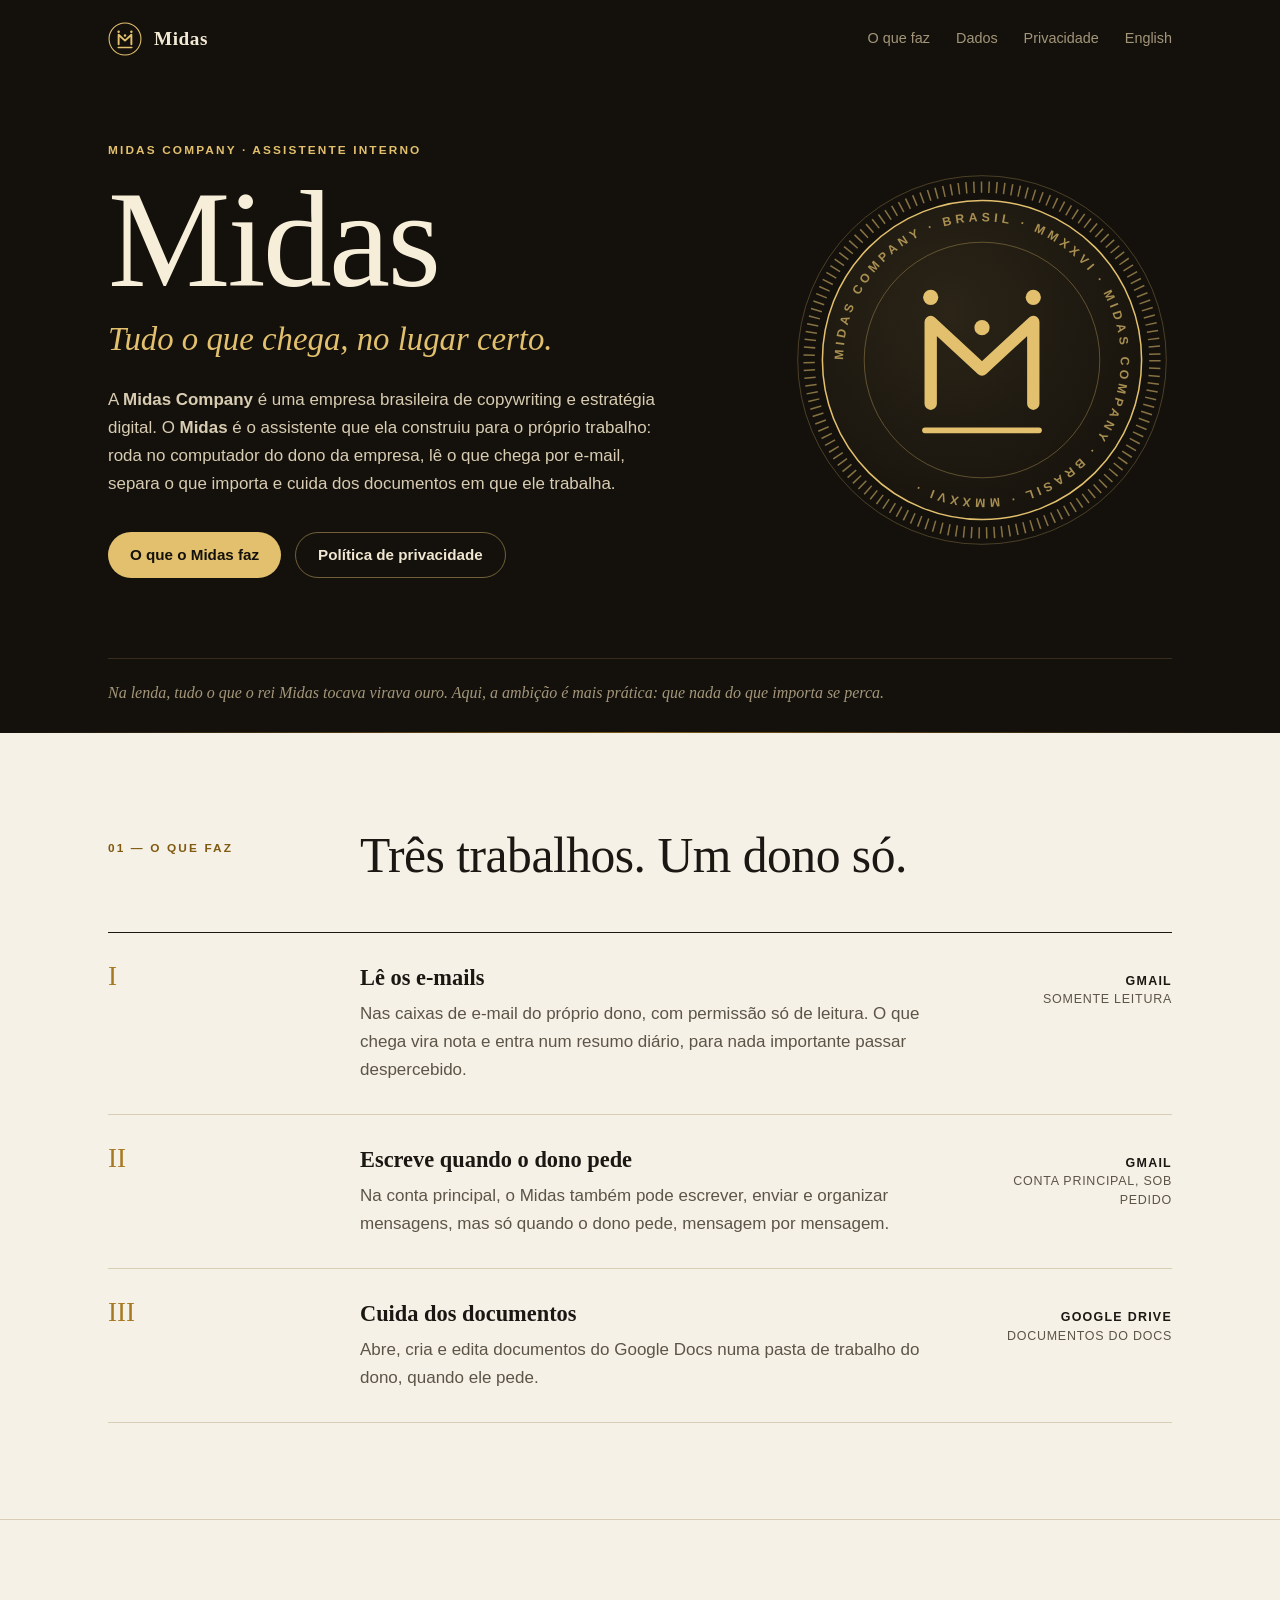
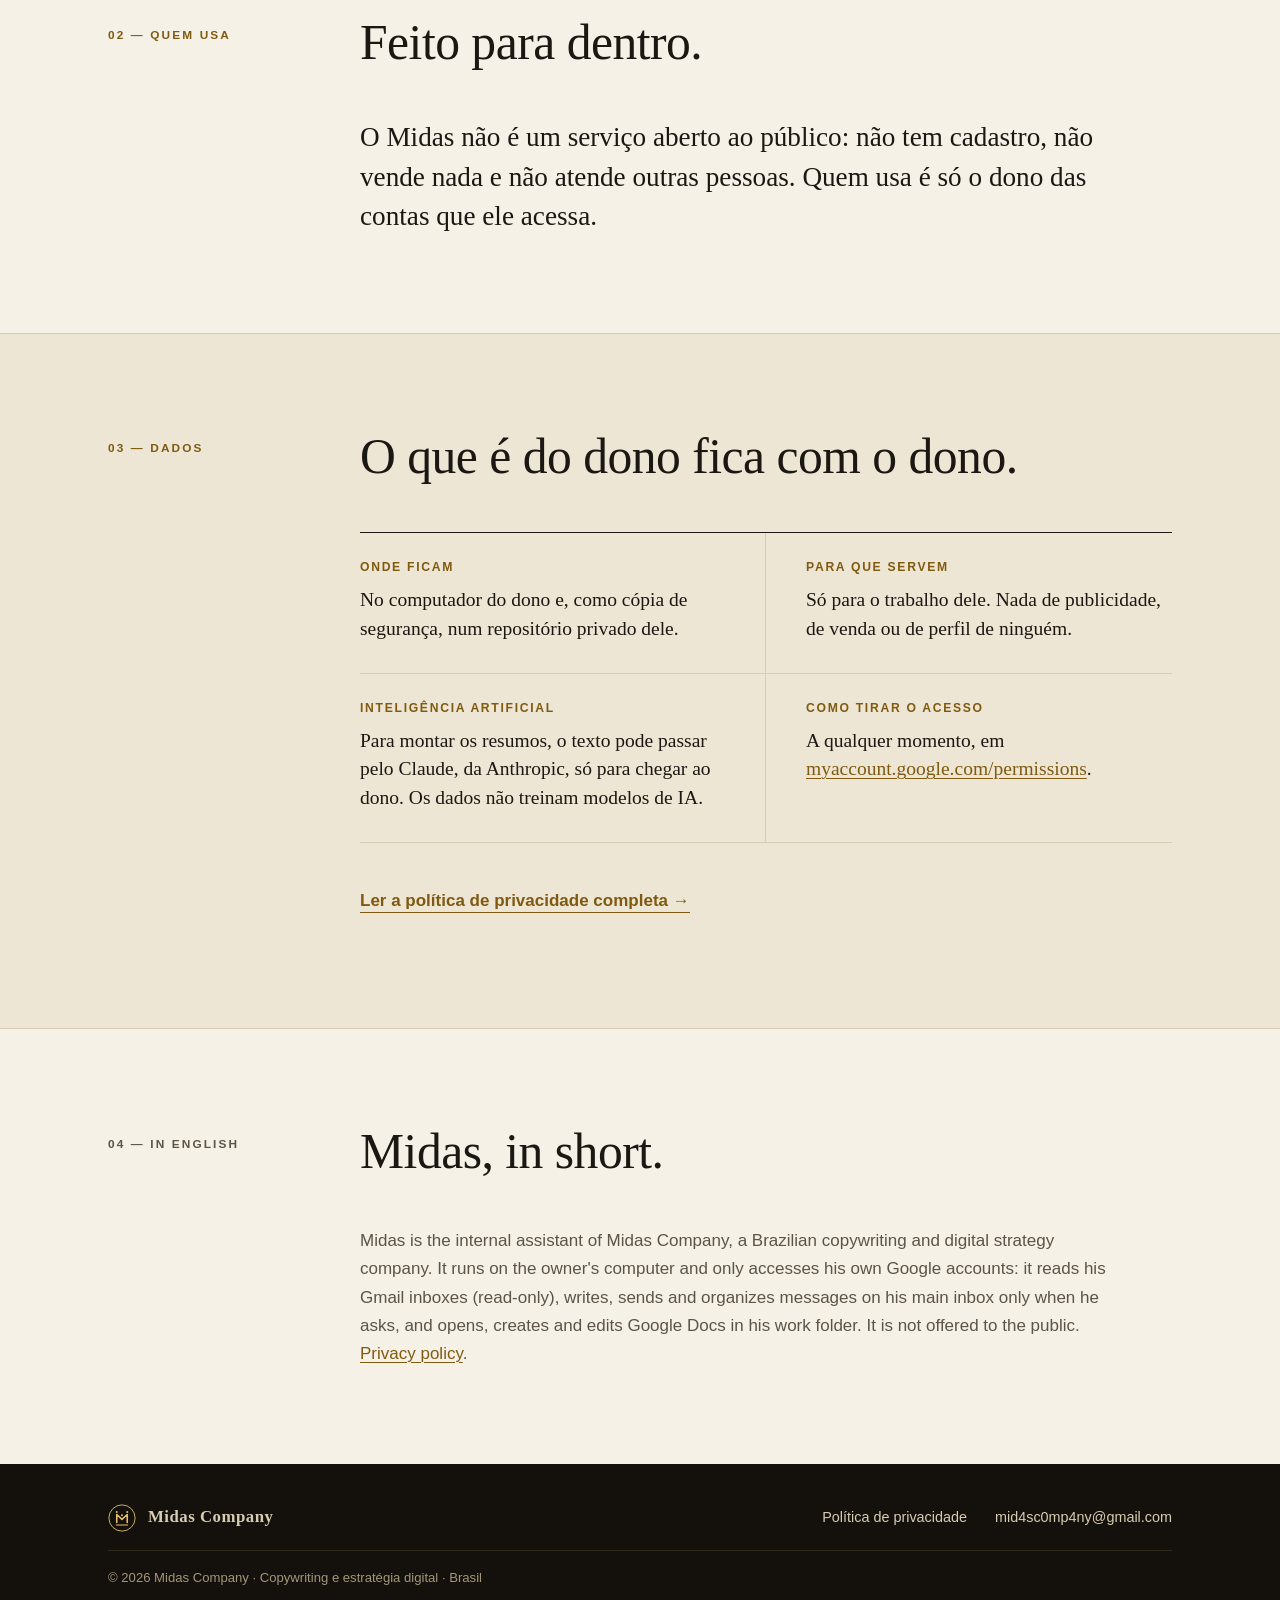
<file: index.html>
<!doctype html>
<html lang="pt-BR">
<head>
<meta charset="utf-8">
<meta name="viewport" content="width=device-width, initial-scale=1">
<title>Midas · Midas Company</title>
<meta name="description" content="Midas é o assistente interno da Midas Company: lê os e-mails do dono da empresa, separa o que importa e cuida dos documentos em que ele trabalha.">
<!-- verificação do Google Search Console (conta da Midas, 20/11/2026): não remover, ou a verificação cai -->
<meta name="google-site-verification" content="VuEkGXsRqNshZQ6U071wDUeWT4i5igGFy8vuoDL-QEg" />
<link rel="icon" href="favicon.svg" type="image/svg+xml">
<link rel="stylesheet" href="estilo.css">
</head>
<body>

<header class="capa">
  <div class="envoltorio">
    <nav class="barra" aria-label="Principal">
      <a class="marca" href="index.html" aria-label="Midas, página inicial">
        <svg viewBox="0 0 64 64" aria-hidden="true"><circle cx="32" cy="32" r="30" fill="none" stroke="currentColor" stroke-width="2"/><path d="M20 42V24l12 11 12-11v18" fill="none" stroke="currentColor" stroke-width="3.6" stroke-linecap="round" stroke-linejoin="round"/><path d="M19 48h26" stroke="currentColor" stroke-width="2.4" stroke-linecap="round"/><circle cx="20" cy="18.5" r="2.3" fill="currentColor"/><circle cx="44" cy="18.5" r="2.3" fill="currentColor"/><circle cx="32" cy="25.5" r="2.3" fill="currentColor"/></svg>
        <span>Midas</span>
      </a>
      <ul>
        <li><a href="#o-que-faz">O que faz</a></li>
        <li><a href="#dados">Dados</a></li>
        <li><a href="privacidade.html">Privacidade</a></li>
        <li><a href="#en" lang="en">English</a></li>
      </ul>
    </nav>

    <div class="capa-corpo">
      <div>
        <p class="sobretitulo">Midas Company · assistente interno</p>
        <h1>Midas</h1>
        <p class="lema">Tudo o que chega, no lugar certo.</p>
        <p class="abertura">A <strong>Midas Company</strong> é uma empresa brasileira de copywriting e estratégia
        digital. O <strong>Midas</strong> é o assistente que ela construiu para o próprio trabalho: roda no
        computador do dono da empresa, lê o que chega por e-mail, separa o que importa e cuida dos documentos
        em que ele trabalha.</p>
        <p class="acoes">
          <a class="botao" href="#o-que-faz">O que o Midas faz</a>
          <a class="botao-linha" href="privacidade.html">Política de privacidade</a>
        </p>
      </div>
      <div class="selo" aria-hidden="true">
        <svg viewBox="0 0 400 400">
          <defs>
            <radialGradient id="fundo-selo" cx="40%" cy="35%" r="75%">
              <stop offset="0" stop-color="#2b2417"/>
              <stop offset="1" stop-color="#15120c"/>
            </radialGradient>
            <path id="volta" d="M200 200m-146 0a146 146 0 1 1 292 0a146 146 0 1 1-292 0"/>
          </defs>
          <circle cx="200" cy="200" r="194" fill="none" stroke="#e2c06e" stroke-opacity=".28"/>
          <circle cx="200" cy="200" r="182" fill="none" stroke="#e2c06e" stroke-opacity=".55" stroke-width="12" stroke-dasharray="1.6 6.4"/>
          <circle cx="200" cy="200" r="168" fill="url(#fundo-selo)" stroke="#e2c06e" stroke-width="1.6"/>
          <circle cx="200" cy="200" r="124" fill="none" stroke="#e2c06e" stroke-opacity=".35"/>
          <text><textPath href="#volta" startOffset="0">MIDAS COMPANY · BRASIL · MMXXVI · MIDAS COMPANY · BRASIL · MMXXVI ·</textPath></text>
          <path d="M146 246V160l54 50 54-50v86" fill="none" stroke="#e2c06e" stroke-width="13" stroke-linecap="round" stroke-linejoin="round"/>
          <path d="M140 274h120" stroke="#e2c06e" stroke-width="6" stroke-linecap="round"/>
          <circle cx="146" cy="134" r="8" fill="#e2c06e"/>
          <circle cx="254" cy="134" r="8" fill="#e2c06e"/>
          <circle cx="200" cy="166" r="8" fill="#e2c06e"/>
        </svg>
      </div>
    </div>

    <p class="lenda">Na lenda, tudo o que o rei Midas tocava virava ouro. Aqui, a ambição é mais prática:
    que nada do que importa se perca.</p>
  </div>
</header>

<main>
  <section id="o-que-faz" class="secao">
    <div class="envoltorio">
      <div class="secao-cabeca">
        <p class="rotulo">01 — O que faz</p>
        <h2>Três trabalhos. Um dono só.</h2>
      </div>
      <ol class="livro">
        <li>
          <span class="num">I</span>
          <div>
            <h3>Lê os e-mails</h3>
            <p>Nas caixas de e-mail do próprio dono, com permissão só de leitura. O que chega vira nota e
            entra num resumo diário, para nada importante passar despercebido.</p>
          </div>
          <p class="acesso"><strong>Gmail</strong>somente leitura</p>
        </li>
        <li>
          <span class="num">II</span>
          <div>
            <h3>Escreve quando o dono pede</h3>
            <p>Na conta principal, o Midas também pode escrever, enviar e organizar mensagens, mas só quando
            o dono pede, mensagem por mensagem.</p>
          </div>
          <p class="acesso"><strong>Gmail</strong>conta principal, sob pedido</p>
        </li>
        <li>
          <span class="num">III</span>
          <div>
            <h3>Cuida dos documentos</h3>
            <p>Abre, cria e edita documentos do Google Docs numa pasta de trabalho do dono, quando ele
            pede.</p>
          </div>
          <p class="acesso"><strong>Google Drive</strong>documentos do Docs</p>
        </li>
      </ol>
    </div>
  </section>

  <section id="quem-usa" class="secao">
    <div class="envoltorio">
      <div class="secao-cabeca">
        <p class="rotulo">02 — Quem usa</p>
        <h2>Feito para dentro.</h2>
      </div>
      <p class="grande recuo">O Midas não é um serviço aberto ao público: não tem cadastro, não vende nada e
      não atende outras pessoas. Quem usa é só o dono das contas que ele acessa.</p>
    </div>
  </section>

  <section id="dados" class="secao dados">
    <div class="envoltorio">
      <div class="secao-cabeca">
        <p class="rotulo">03 — Dados</p>
        <h2>O que é do dono fica com o dono.</h2>
      </div>
      <dl class="compromissos">
        <div>
          <dt>Onde ficam</dt>
          <dd>No computador do dono e, como cópia de segurança, num repositório privado dele.</dd>
        </div>
        <div>
          <dt>Para que servem</dt>
          <dd>Só para o trabalho dele. Nada de publicidade, de venda ou de perfil de ninguém.</dd>
        </div>
        <div>
          <dt>Inteligência artificial</dt>
          <dd>Para montar os resumos, o texto pode passar pelo Claude, da Anthropic, só para chegar ao dono.
          Os dados não treinam modelos de IA.</dd>
        </div>
        <div>
          <dt>Como tirar o acesso</dt>
          <dd>A qualquer momento, em
          <a href="https://myaccount.google.com/permissions">myaccount.google.com/permissions</a>.</dd>
        </div>
      </dl>
      <p class="recuo"><a class="link-seta" href="privacidade.html">Ler a política de privacidade completa →</a></p>
    </div>
  </section>

  <section id="en" class="secao en" lang="en">
    <div class="envoltorio">
      <div class="secao-cabeca">
        <p class="rotulo">04 — In English</p>
        <h2>Midas, in short.</h2>
      </div>
      <p class="recuo">Midas is the internal assistant of Midas Company, a Brazilian copywriting and digital
      strategy company. It runs on the owner's computer and only accesses his own Google accounts: it reads
      his Gmail inboxes (read-only), writes, sends and organizes messages on his main inbox only when he asks,
      and opens, creates and edits Google Docs in his work folder. It is not offered to the public.
      <a href="privacidade.html#en">Privacy policy</a>.</p>
    </div>
  </section>
</main>

<footer class="rodape">
  <div class="envoltorio">
    <div class="rodape-corpo">
      <a class="marca" href="index.html" aria-label="Midas, página inicial">
        <svg viewBox="0 0 64 64" aria-hidden="true"><circle cx="32" cy="32" r="30" fill="none" stroke="currentColor" stroke-width="2"/><path d="M20 42V24l12 11 12-11v18" fill="none" stroke="currentColor" stroke-width="3.6" stroke-linecap="round" stroke-linejoin="round"/><path d="M19 48h26" stroke="currentColor" stroke-width="2.4" stroke-linecap="round"/><circle cx="20" cy="18.5" r="2.3" fill="currentColor"/><circle cx="44" cy="18.5" r="2.3" fill="currentColor"/><circle cx="32" cy="25.5" r="2.3" fill="currentColor"/></svg>
        <span>Midas Company</span>
      </a>
      <ul>
        <li><a href="privacidade.html">Política de privacidade</a></li>
        <li><a href="mailto:mid4sc0mp4ny@gmail.com">mid4sc0mp4ny@gmail.com</a></li>
      </ul>
    </div>
    <p class="rodape-fim">© 2026 Midas Company · Copywriting e estratégia digital · Brasil</p>
  </div>
</footer>

</body>
</html>
</file>
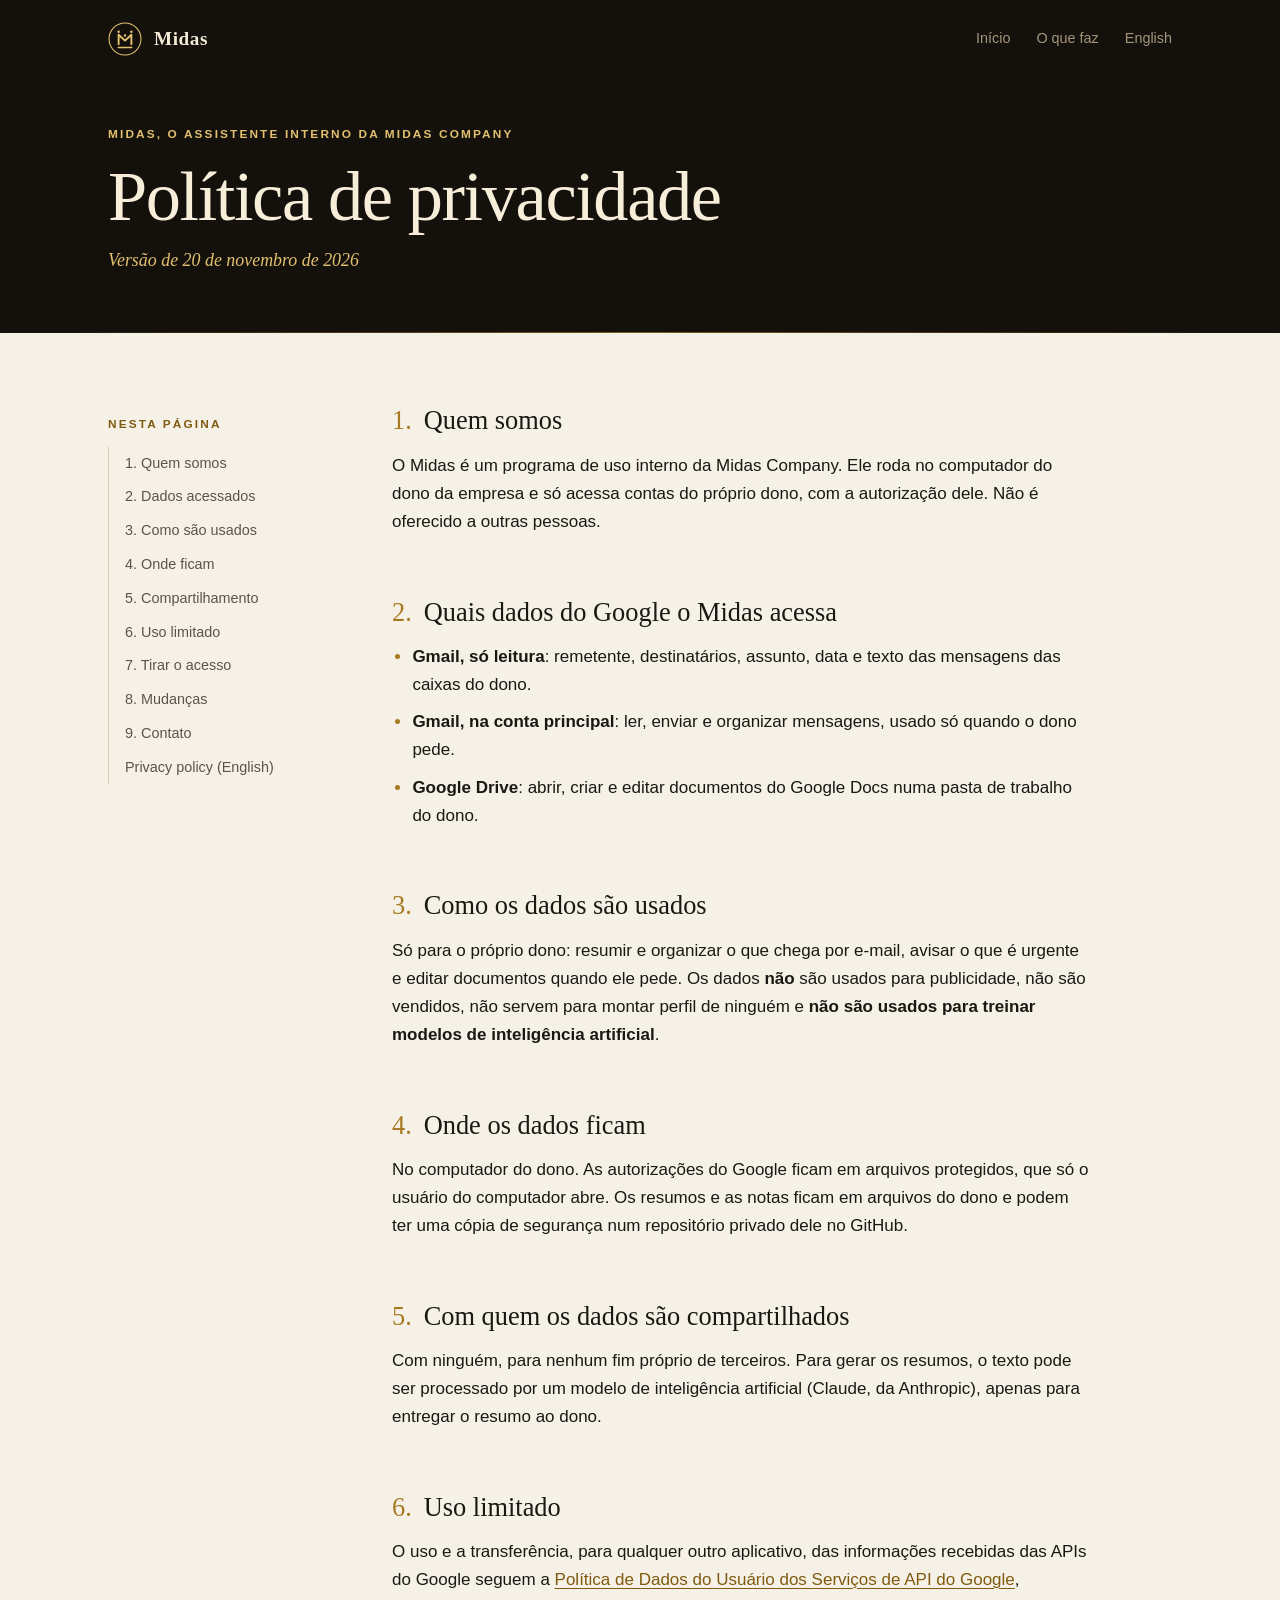
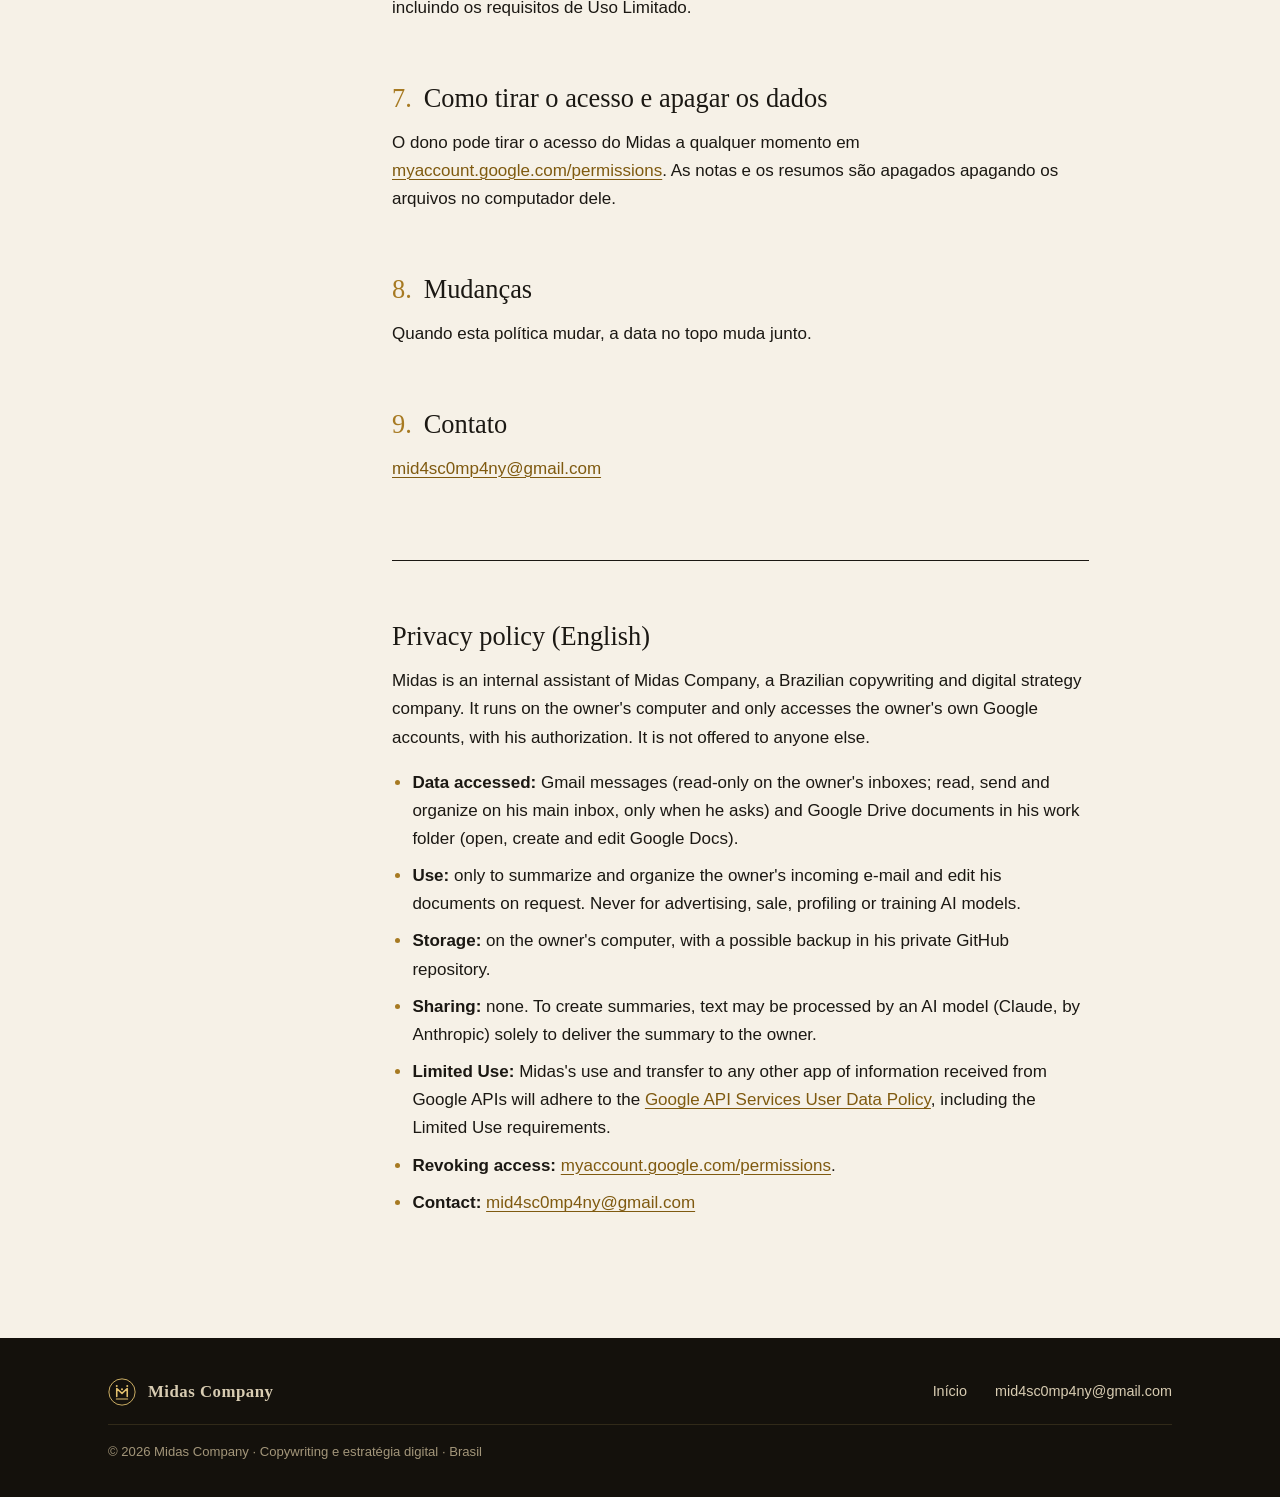
<file: privacidade.html>
<!doctype html>
<html lang="pt-BR">
<head>
<meta charset="utf-8">
<meta name="viewport" content="width=device-width, initial-scale=1">
<title>Política de privacidade · Midas</title>
<meta name="description" content="Política de privacidade do Midas, o assistente interno da Midas Company.">
<link rel="icon" href="favicon.svg" type="image/svg+xml">
<link rel="stylesheet" href="estilo.css">
</head>
<body>

<header class="capa capa-curta">
  <div class="envoltorio">
    <nav class="barra" aria-label="Principal">
      <a class="marca" href="index.html" aria-label="Midas, página inicial">
        <svg viewBox="0 0 64 64" aria-hidden="true"><circle cx="32" cy="32" r="30" fill="none" stroke="currentColor" stroke-width="2"/><path d="M20 42V24l12 11 12-11v18" fill="none" stroke="currentColor" stroke-width="3.6" stroke-linecap="round" stroke-linejoin="round"/><path d="M19 48h26" stroke="currentColor" stroke-width="2.4" stroke-linecap="round"/><circle cx="20" cy="18.5" r="2.3" fill="currentColor"/><circle cx="44" cy="18.5" r="2.3" fill="currentColor"/><circle cx="32" cy="25.5" r="2.3" fill="currentColor"/></svg>
        <span>Midas</span>
      </a>
      <ul>
        <li><a href="index.html">Início</a></li>
        <li><a href="index.html#o-que-faz">O que faz</a></li>
        <li><a href="#en" lang="en">English</a></li>
      </ul>
    </nav>
    <div class="capa-corpo">
      <p class="sobretitulo">Midas, o assistente interno da Midas Company</p>
      <h1>Política de privacidade</h1>
      <p class="versao">Versão de 20 de novembro de 2026</p>
    </div>
  </div>
</header>

<main class="envoltorio documento">
  <aside class="sumario" aria-label="Nesta página">
    <p class="rotulo">Nesta página</p>
    <ol>
      <li><a href="#quem-somos">1. Quem somos</a></li>
      <li><a href="#dados-acessados">2. Dados acessados</a></li>
      <li><a href="#uso">3. Como são usados</a></li>
      <li><a href="#onde-ficam">4. Onde ficam</a></li>
      <li><a href="#compartilhamento">5. Compartilhamento</a></li>
      <li><a href="#uso-limitado">6. Uso limitado</a></li>
      <li><a href="#tirar-o-acesso">7. Tirar o acesso</a></li>
      <li><a href="#mudancas">8. Mudanças</a></li>
      <li><a href="#contato">9. Contato</a></li>
      <li><a href="#en" lang="en">Privacy policy (English)</a></li>
    </ol>
  </aside>

  <article class="texto">
    <section id="quem-somos">
      <h2><span class="n">1.</span>Quem somos</h2>
      <p>O Midas é um programa de uso interno da Midas Company. Ele roda no computador do dono da empresa
      e só acessa contas do próprio dono, com a autorização dele. Não é oferecido a outras pessoas.</p>
    </section>

    <section id="dados-acessados">
      <h2><span class="n">2.</span>Quais dados do Google o Midas acessa</h2>
      <ul>
        <li><strong>Gmail, só leitura</strong>: remetente, destinatários, assunto, data e texto das
        mensagens das caixas do dono.</li>
        <li><strong>Gmail, na conta principal</strong>: ler, enviar e organizar mensagens, usado só quando
        o dono pede.</li>
        <li><strong>Google Drive</strong>: abrir, criar e editar documentos do Google Docs numa pasta de
        trabalho do dono.</li>
      </ul>
    </section>

    <section id="uso">
      <h2><span class="n">3.</span>Como os dados são usados</h2>
      <p>Só para o próprio dono: resumir e organizar o que chega por e-mail, avisar o que é urgente e
      editar documentos quando ele pede. Os dados <strong>não</strong> são usados para publicidade,
      não são vendidos, não servem para montar perfil de ninguém e <strong>não são usados para treinar
      modelos de inteligência artificial</strong>.</p>
    </section>

    <section id="onde-ficam">
      <h2><span class="n">4.</span>Onde os dados ficam</h2>
      <p>No computador do dono. As autorizações do Google ficam em arquivos protegidos, que só o usuário
      do computador abre. Os resumos e as notas ficam em arquivos do dono e podem ter uma cópia de
      segurança num repositório privado dele no GitHub.</p>
    </section>

    <section id="compartilhamento">
      <h2><span class="n">5.</span>Com quem os dados são compartilhados</h2>
      <p>Com ninguém, para nenhum fim próprio de terceiros. Para gerar os resumos, o texto pode ser
      processado por um modelo de inteligência artificial (Claude, da Anthropic), apenas para entregar o
      resumo ao dono.</p>
    </section>

    <section id="uso-limitado">
      <h2><span class="n">6.</span>Uso limitado</h2>
      <p>O uso e a transferência, para qualquer outro aplicativo, das informações recebidas das APIs do
      Google seguem a <a href="https://developers.google.com/terms/api-services-user-data-policy">Política
      de Dados do Usuário dos Serviços de API do Google</a>, incluindo os requisitos de Uso Limitado.</p>
    </section>

    <section id="tirar-o-acesso">
      <h2><span class="n">7.</span>Como tirar o acesso e apagar os dados</h2>
      <p>O dono pode tirar o acesso do Midas a qualquer momento em
      <a href="https://myaccount.google.com/permissions">myaccount.google.com/permissions</a>. As notas e os
      resumos são apagados apagando os arquivos no computador dele.</p>
    </section>

    <section id="mudancas">
      <h2><span class="n">8.</span>Mudanças</h2>
      <p>Quando esta política mudar, a data no topo muda junto.</p>
    </section>

    <section id="contato">
      <h2><span class="n">9.</span>Contato</h2>
      <p><a href="mailto:mid4sc0mp4ny@gmail.com">mid4sc0mp4ny@gmail.com</a></p>
    </section>

    <hr class="separador">

    <section id="en" lang="en">
      <h2>Privacy policy (English)</h2>
      <p>Midas is an internal assistant of Midas Company, a Brazilian copywriting and digital strategy
      company. It runs on the owner's computer and only accesses the owner's own Google accounts, with
      his authorization. It is not offered to anyone else.</p>
      <ul>
        <li><strong>Data accessed:</strong> Gmail messages (read-only on the owner's inboxes; read, send
        and organize on his main inbox, only when he asks) and Google Drive documents in his work folder
        (open, create and edit Google Docs).</li>
        <li><strong>Use:</strong> only to summarize and organize the owner's incoming e-mail and edit his
        documents on request. Never for advertising, sale, profiling or training AI models.</li>
        <li><strong>Storage:</strong> on the owner's computer, with a possible backup in his private GitHub
        repository.</li>
        <li><strong>Sharing:</strong> none. To create summaries, text may be processed by an AI model
        (Claude, by Anthropic) solely to deliver the summary to the owner.</li>
        <li><strong>Limited Use:</strong> Midas's use and transfer to any other app of information received
        from Google APIs will adhere to the
        <a href="https://developers.google.com/terms/api-services-user-data-policy">Google API Services
        User Data Policy</a>, including the Limited Use requirements.</li>
        <li><strong>Revoking access:</strong>
        <a href="https://myaccount.google.com/permissions">myaccount.google.com/permissions</a>.</li>
        <li><strong>Contact:</strong> <a href="mailto:mid4sc0mp4ny@gmail.com">mid4sc0mp4ny@gmail.com</a></li>
      </ul>
    </section>
  </article>
</main>

<footer class="rodape">
  <div class="envoltorio">
    <div class="rodape-corpo">
      <a class="marca" href="index.html" aria-label="Midas, página inicial">
        <svg viewBox="0 0 64 64" aria-hidden="true"><circle cx="32" cy="32" r="30" fill="none" stroke="currentColor" stroke-width="2"/><path d="M20 42V24l12 11 12-11v18" fill="none" stroke="currentColor" stroke-width="3.6" stroke-linecap="round" stroke-linejoin="round"/><path d="M19 48h26" stroke="currentColor" stroke-width="2.4" stroke-linecap="round"/><circle cx="20" cy="18.5" r="2.3" fill="currentColor"/><circle cx="44" cy="18.5" r="2.3" fill="currentColor"/><circle cx="32" cy="25.5" r="2.3" fill="currentColor"/></svg>
        <span>Midas Company</span>
      </a>
      <ul>
        <li><a href="index.html">Início</a></li>
        <li><a href="mailto:mid4sc0mp4ny@gmail.com">mid4sc0mp4ny@gmail.com</a></li>
      </ul>
    </div>
    <p class="rodape-fim">© 2026 Midas Company · Copywriting e estratégia digital · Brasil</p>
  </div>
</footer>

</body>
</html>
</file>
<file: estilo.css>
/* O site da Midas: papel claro, noite e ouro (o nome vem da lenda do rei Midas). Sem fonte de fora. */
:root {
  --papel: #f6f1e7;
  --papel-2: #eee6d4;
  --tinta: #1b1813;
  --tinta-suave: #5c5446;
  --linha: #d9cdb5;
  --ouro: #a77a22;
  --ouro-texto: #7f5a10;
  --noite: #14110c;
  --noite-texto: #d8ccb2;
  --noite-suave: #a3967a;
  --ouro-claro: #e2c06e;
  --serif: "Iowan Old Style", "Palatino Linotype", Palatino, "Book Antiqua", Georgia, serif;
  --sans: -apple-system, BlinkMacSystemFont, "Segoe UI", Roboto, "Helvetica Neue", Arial, sans-serif;
  --recuo: 252px;
}

*, *::before, *::after { box-sizing: border-box; }
html { scroll-behavior: smooth; }
@media (prefers-reduced-motion: reduce) { html { scroll-behavior: auto; } }
body {
  margin: 0; background: var(--papel); color: var(--tinta);
  font: 17px/1.65 var(--sans); -webkit-font-smoothing: antialiased; text-rendering: optimizeLegibility;
}
a { color: var(--ouro-texto); text-decoration-thickness: 1px; text-underline-offset: 3px; }
a:hover { color: var(--tinta); }
:focus-visible { outline: 2px solid var(--ouro); outline-offset: 3px; border-radius: 2px; }
.envoltorio { max-width: 1120px; margin: 0 auto; padding: 0 28px; }

/* A capa (faixa escura do topo) */
.capa { background: var(--noite); color: var(--noite-texto); position: relative; }
.capa::after {
  content: ""; position: absolute; left: 0; right: 0; bottom: 0; height: 1px;
  background: linear-gradient(90deg, transparent, var(--ouro), transparent); opacity: .7;
}
.barra { display: flex; flex-wrap: wrap; align-items: center; justify-content: space-between; gap: 14px 28px; padding: 22px 0; }
.marca {
  display: inline-flex; align-items: center; gap: 12px; text-decoration: none;
  color: #f3ead6; font: 600 1.2rem/1 var(--serif); letter-spacing: .03em;
}
.marca svg { width: 34px; height: 34px; color: var(--ouro-claro); flex: none; }
.marca:hover { color: var(--ouro-claro); }
.barra ul { display: flex; flex-wrap: wrap; gap: 6px 26px; list-style: none; margin: 0; padding: 0; font-size: .9rem; }
.barra ul a { color: var(--noite-suave); text-decoration: none; padding: 8px 0; }
.barra ul a:hover { color: var(--ouro-claro); }

.capa-corpo {
  display: grid; grid-template-columns: minmax(0, 1.35fr) minmax(0, 1fr);
  gap: 48px; align-items: center; padding: 64px 0 80px;
}
.sobretitulo, .rotulo { font: 600 .74rem/1.4 var(--sans); letter-spacing: .18em; text-transform: uppercase; }
.sobretitulo { color: var(--ouro-claro); margin: 0 0 18px; }
.capa h1 {
  margin: 0; color: #f7eed9; font: 400 clamp(4.2rem, 11vw, 8.6rem)/.92 var(--serif); letter-spacing: -.02em;
}
.lema { margin: 16px 0 26px; color: var(--ouro-claro); font: italic 400 clamp(1.45rem, 2.6vw, 2.05rem)/1.25 var(--serif); }
.abertura { max-width: 33em; margin: 0 0 34px; font-size: 1.06rem; }
.acoes { display: flex; flex-wrap: wrap; gap: 14px; margin: 0; }
.botao, .botao-linha {
  display: inline-flex; align-items: center; min-height: 46px; padding: 0 22px; border-radius: 999px;
  font-weight: 600; font-size: .95rem; text-decoration: none; transition: background .2s, color .2s, border-color .2s;
}
.botao { background: var(--ouro-claro); color: var(--noite); }
.botao:hover { background: #efd393; color: var(--noite); }
.botao-linha { border: 1px solid rgba(226, 192, 110, .45); color: #f0e7d3; }
.botao-linha:hover { border-color: var(--ouro-claro); color: var(--ouro-claro); }
.selo { justify-self: end; width: min(100%, 380px); }
.selo svg { display: block; width: 100%; height: auto; }
.selo text { font: 600 13px var(--sans); letter-spacing: .32em; fill: var(--ouro-claro); fill-opacity: .7; }
.lenda {
  margin: 0; padding: 22px 0 28px; border-top: 1px solid rgba(226, 192, 110, .16);
  color: var(--noite-suave); font: italic 1rem/1.5 var(--serif);
}

/* As seções da página inicial */
.secao { padding: 96px 0; }
.secao + .secao { border-top: 1px solid var(--linha); }
.secao-cabeca { display: grid; grid-template-columns: 220px minmax(0, 1fr); gap: 32px; margin-bottom: 48px; }
.rotulo { margin: 0; padding-top: .9em; color: var(--ouro-texto); }
.secao h2 {
  margin: 0; max-width: 16em; font: 400 clamp(2rem, 4.2vw, 3.1rem)/1.1 var(--serif);
  letter-spacing: -.01em; text-wrap: balance;
}
.recuo { margin-left: var(--recuo); }

.livro { list-style: none; margin: 0; padding: 0; border-top: 1px solid var(--tinta); }
.livro li {
  display: grid; grid-template-columns: 220px minmax(0, 1fr) 190px; gap: 32px;
  padding: 30px 0; border-bottom: 1px solid var(--linha); align-items: baseline;
}
.num { color: var(--ouro); font: 400 1.7rem/1 var(--serif); }
.livro h3 { margin: 0 0 8px; font: 600 1.4rem/1.25 var(--serif); }
.livro p { margin: 0; max-width: 34em; color: var(--tinta-suave); }
.acesso { text-align: right; color: var(--tinta-suave); font-size: .78rem; line-height: 1.5; letter-spacing: .06em; text-transform: uppercase; }
.acesso strong { display: block; color: var(--tinta); letter-spacing: .1em; }

.grande { max-width: 27em; margin-top: 0; margin-bottom: 0; font: 400 clamp(1.3rem, 2.2vw, 1.7rem)/1.45 var(--serif); }

.dados { background: var(--papel-2); }
.compromissos {
  display: grid; grid-template-columns: repeat(2, minmax(0, 1fr));
  margin: 0 0 44px var(--recuo); border-top: 1px solid var(--tinta);
}
.compromissos div { padding: 26px 0 30px; border-bottom: 1px solid var(--linha); }
.compromissos div:nth-child(odd) { padding-right: 40px; border-right: 1px solid var(--linha); }
.compromissos div:nth-child(even) { padding-left: 40px; }
.compromissos dt { margin-bottom: 10px; color: var(--ouro-texto); font: 600 .76rem/1.4 var(--sans); letter-spacing: .14em; text-transform: uppercase; }
.compromissos dd { margin: 0; font: 400 1.22rem/1.45 var(--serif); }
.link-seta { font-weight: 600; text-decoration: none; border-bottom: 1px solid currentColor; padding-bottom: 2px; }

.en p { max-width: 44em; margin-top: 0; margin-bottom: 0; color: var(--tinta-suave); }

/* O rodapé */
.rodape { background: var(--noite); color: var(--noite-suave); font-size: .9rem; }
.rodape-corpo { display: flex; flex-wrap: wrap; justify-content: space-between; align-items: center; gap: 20px 40px; padding: 40px 0 18px; }
.rodape .marca { font-size: 1.05rem; }
.rodape .marca svg { width: 28px; height: 28px; }
.rodape ul { display: flex; flex-wrap: wrap; gap: 8px 28px; list-style: none; margin: 0; padding: 0; }
.rodape a { color: var(--noite-texto); text-decoration: none; }
.rodape a:hover { color: var(--ouro-claro); }
.rodape-fim { margin: 0; padding: 16px 0 34px; border-top: 1px solid rgba(226, 192, 110, .14); font-size: .82rem; }

/* A política de privacidade */
.capa-curta .capa-corpo { display: block; padding: 48px 0 60px; }
.capa-curta h1 { font-size: clamp(2.6rem, 6vw, 4.4rem); line-height: 1.02; }
.versao { margin: 16px 0 0; color: var(--ouro-claro); font: italic 1.12rem/1.4 var(--serif); }
.documento { display: grid; grid-template-columns: 220px minmax(0, 1fr); gap: 64px; padding-top: 72px; padding-bottom: 104px; }
.sumario { position: sticky; top: 28px; align-self: start; font-size: .9rem; }
.sumario ol { list-style: none; margin: 14px 0 0; padding: 0; border-left: 1px solid var(--linha); }
.sumario a {
  display: block; margin-left: -1px; padding: 5px 0 5px 16px; border-left: 1px solid transparent;
  color: var(--tinta-suave); text-decoration: none;
}
.sumario a:hover { color: var(--tinta); border-left-color: var(--ouro); }
.texto { max-width: 41em; }
.texto h2 { margin: 2.3em 0 .55em; font: 400 1.65rem/1.2 var(--serif); scroll-margin-top: 24px; }
.texto > h2:first-child, .texto section:first-child h2 { margin-top: 0; }
.texto h2 .n { margin-right: .45em; color: var(--ouro); }
.texto p { margin: 0 0 1em; }
.texto ul { margin: 0 0 1em; padding-left: 1.2em; }
.texto li { margin: .55em 0; }
.texto li::marker { color: var(--ouro); }
.separador { margin: 4.5em 0 3em; border: 0; border-top: 1px solid var(--tinta); }

/* Telas estreitas */
@media (max-width: 880px) {
  :root { --recuo: 0px; }
  .capa-corpo { grid-template-columns: 1fr; padding: 44px 0 60px; }
  .selo { display: none; }
  .secao { padding: 68px 0; }
  .secao-cabeca { grid-template-columns: 1fr; gap: 10px; margin-bottom: 36px; }
  .rotulo { padding-top: 0; }
  .livro li { grid-template-columns: 40px minmax(0, 1fr); gap: 8px 16px; }
  .acesso { grid-column: 2; text-align: left; }
  .compromissos { grid-template-columns: 1fr; }
  .compromissos div:nth-child(n) { padding: 22px 0; border-right: 0; }
  .documento { grid-template-columns: 1fr; gap: 36px; padding-top: 48px; }
  .sumario { position: static; }
}
@media (max-width: 520px) {
  body { font-size: 16px; }
  .envoltorio { padding: 0 20px; }
  .barra ul { gap: 4px 18px; font-size: .85rem; }
}
</file>
